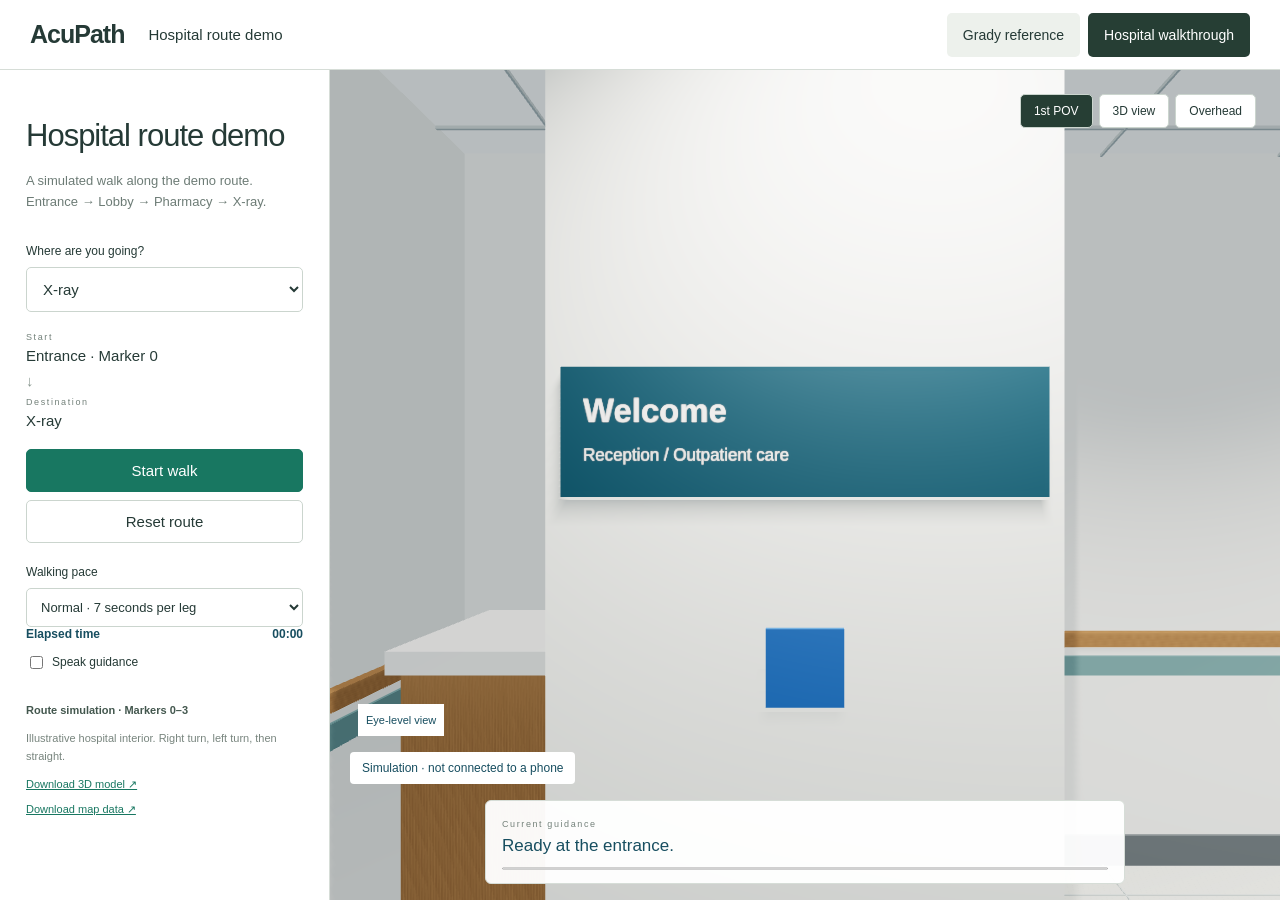
<file: demo/index.html>
<!doctype html><html lang="en"><head><meta charset="utf-8"><meta name="viewport" content="width=device-width,initial-scale=1"><title>AcuPath viewer</title><link rel="stylesheet" href="style.css?v=hospital-pov-4"><script type="importmap">{"imports":{"three":"./vendor/three.module.js"}}</script></head><body><header><strong>AcuPath</strong><span id="venue">Scripted hospital route</span><nav class="map-tabs" aria-label="Choose a map"><a href="?map=hospital" data-map="hospital">Grady reference</a><a href="?map=cafe" data-map="cafe">Hospital walkthrough</a></nav></header><main><aside><h1 id="map-heading">Hospital route demo</h1><p class="intro" id="map-description">A simulated walk along the demo route.<br>Entrance → Lobby → Pharmacy → X-ray.</p><label for="destination">Where are you going?</label><select id="destination"><option value="pharmacy">Pharmacy</option><option value="xray">X-ray</option></select><div class="journey"><small>Start</small><div id="start-name">Entrance · Marker 0</div><span>↓</span><small>Destination</small><div id="target">Pharmacy</div></div><div class="walk-controls"><button id="play" class="primary">Start walk</button><button id="reset">Reset route</button></div><div class="film-controls"><label for="pace">Walking pace</label><select id="pace"><option value="1">Slow · 10 seconds per leg</option><option value="1.4" selected>Normal · 7 seconds per leg</option><option value="2">Fast · 5 seconds per leg</option></select><b>Elapsed time <output id="timer">00:00</output></b></div><label class="check"><input id="voice" type="checkbox"> Speak guidance</label><footer><b id="scope">Route simulation · Markers 0–3</b><p id="route-note">Illustrative hospital interior. Right turn, left turn, then straight.</p><a href="grady-ground.glb" download>Download 3D model ↗</a><a href="grady-ground.json" download>Download map data ↗</a></footer></aside><section id="viewport" aria-label="Interactive 3D demo route map"><div class="tools"><button id="pov" aria-pressed="true">1st POV</button><button id="angled" aria-pressed="false">3D view</button><button id="top" aria-pressed="false">Overhead</button><label><input id="reference" type="checkbox" checked> Floor plan</label></div><div class="simulation-badge">Simulation · not connected to a phone</div><div id="labels"></div><div class="maptitle"><b>↑</b><span>Map north<small id="map-scope">Demo route</small></span></div><div class="legend"><span><i class="dot"></i>Your position</span><span><i class="line"></i>Selected route</span><span><i class="beam"></i>Line of sight</span><span><i class="marker"></i>ArUco marker</span></div><div class="hint">Drag to rotate · Scroll to zoom · Right-drag to pan</div><div class="instruction" aria-live="polite"><small>Current guidance</small><p id="guidance">Ready at the entrance.</p><progress id="progress" value="0" max="1" aria-label="Route progress"></progress></div><div id="error" role="alert"></div></section></main><script type="module" src="app.js?v=hospital-pov-4"></script></body></html>
</file>
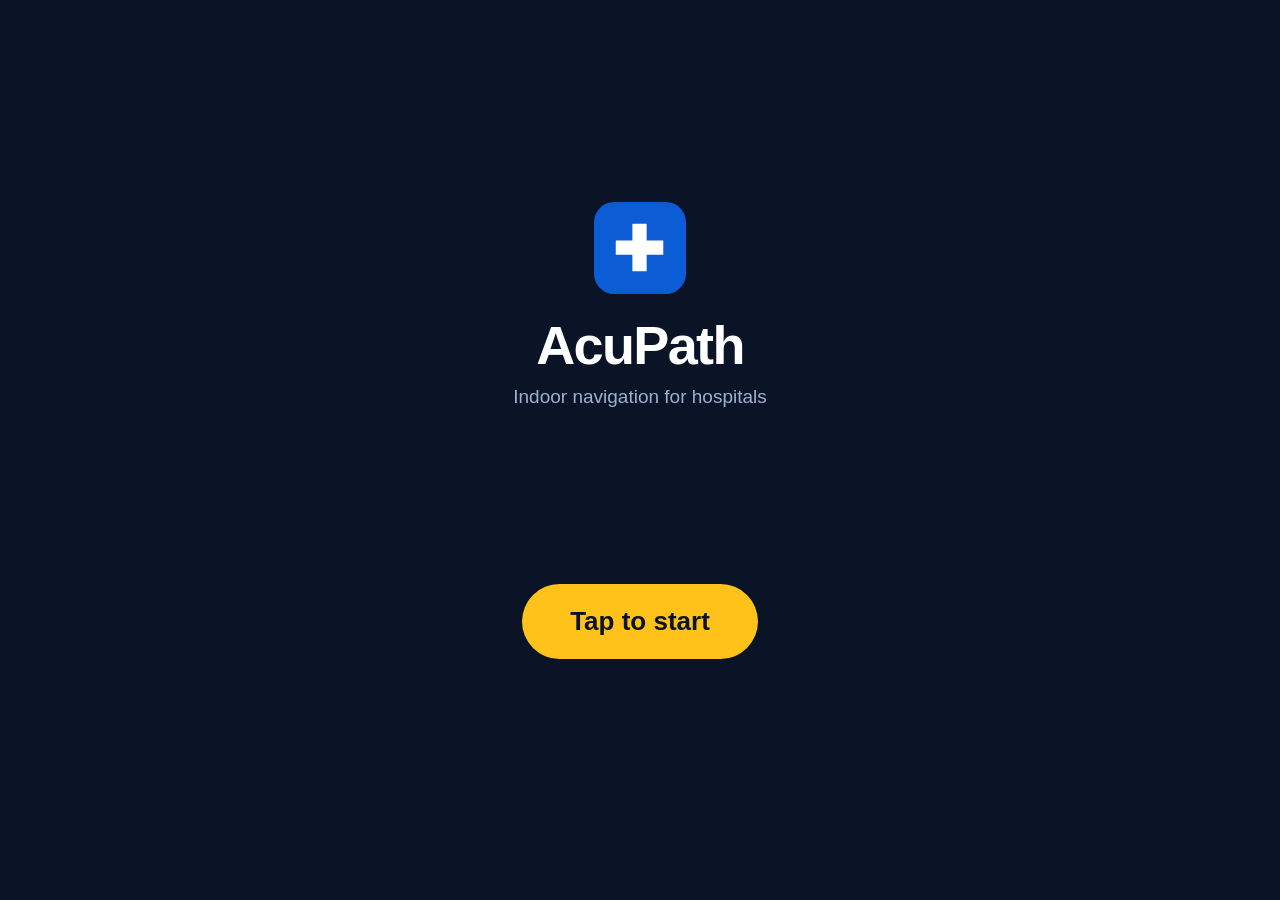
<file: web/index.html>
<!doctype html>
<html lang="en">
<head>
<meta charset="utf-8">
<meta name="viewport" content="width=device-width, initial-scale=1, viewport-fit=cover, user-scalable=no">
<meta name="theme-color" content="#0A1426">
<title>AcuPath</title>
<style>
  :root { --ink: #0A1426; --panel: #15233D; --line: #24365A; --sign: #0B5CD5; --amber: #FFC21A;
          --red: #E8382E; --go: #3DDC84; --text: #FFFFFF; --muted: #9DB0D0; }
  * { box-sizing: border-box; }
  html, body { margin: 0; height: 100%; background: var(--ink); color: var(--text); overflow: hidden;
               font-family: -apple-system, BlinkMacSystemFont, "SF Pro Display", "Segoe UI", Roboto, sans-serif;
               -webkit-tap-highlight-color: transparent; }
  button { font: inherit; color: inherit; cursor: pointer; }
  button:focus-visible { outline: 3px solid var(--amber); outline-offset: 3px; }
  .cross { display: inline-grid; place-items: center; background: var(--sign); border-radius: 22%; }
  .cross svg { width: 62%; height: 62%; }

  /* Start screen */
  #startBtn { position: fixed; inset: 0; border: 0; background: var(--ink); display: flex; flex-direction: column;
              align-items: center; justify-content: center; gap: 14px; text-align: center;
              padding: env(safe-area-inset-top) 24px calc(env(safe-area-inset-bottom) + 40px); }
  #startBtn .cross { width: 92px; height: 92px; margin-bottom: 10px; }
  #startBtn .name { font-size: 54px; font-weight: 800; letter-spacing: -0.03em; line-height: 1; }
  #startBtn .tag { font-size: 19px; color: var(--muted); }
  #startBtn .cta { margin-top: 18vh; background: var(--amber); color: var(--ink); font-size: 26px; font-weight: 800;
                   padding: 22px 48px; border-radius: 999px; }

  /* Running screen */
  #run { position: fixed; inset: 0; height: 100dvh; display: none; flex-direction: column; gap: 10px;
         padding: calc(env(safe-area-inset-top) + 8px) 12px calc(env(safe-area-inset-bottom) + 10px); }
  #run.on { display: flex; }
  header { flex: none; display: flex; align-items: center; gap: 8px; height: 36px; }
  header .cross { width: 26px; height: 26px; flex: none; }
  .word { font-size: 20px; font-weight: 800; letter-spacing: -0.02em; }
  #dot { width: 9px; height: 9px; border-radius: 50%; background: var(--muted); flex: none; }
  #dot.ok { background: var(--go); } #dot.bad { background: var(--red); }
  #where { margin-left: auto; min-width: 0; display: flex; align-items: center; gap: 8px; }
  #loc { font-size: 14px; color: var(--muted); white-space: nowrap; }
  #dest { background: var(--panel); border: 1px solid var(--line); border-radius: 999px; padding: 4px 10px;
          font-size: 15px; font-weight: 700; white-space: nowrap; overflow: hidden; text-overflow: ellipsis; max-width: 40vw; }
  #infoBtn { width: 32px; height: 32px; flex: none; border-radius: 50%; border: 1px solid var(--line);
             background: transparent; color: var(--muted); font-weight: 700; font-style: italic; font-family: Georgia, serif; }
  #loc:empty, #dest:empty { display: none; }

  #card { flex: none; display: flex; align-items: center; gap: 14px; min-height: 112px; padding: 14px 16px;
          background: var(--sign); border-radius: 20px; transition: background .2s; }
  #card.warn { background: #B86E00; } #card.stop { background: var(--red); }
  #arrow { width: 62px; height: 62px; flex: none; border-radius: 14px; background: rgba(255,255,255,.16);
           display: grid; place-items: center; }
  #arrow svg { width: 40px; height: 40px; transition: transform .25s; }
  #arrow[data-dir="left"] svg { transform: rotate(-90deg); } #arrow[data-dir="right"] svg { transform: rotate(90deg); }
  #arrow .stopIcon, #arrow[data-dir="stop"] .arrowIcon { display: none; }
  #arrow[data-dir="stop"] .stopIcon { display: block; }
  #line { margin: 0; font-size: 28px; font-weight: 800; line-height: 1.12; letter-spacing: -0.01em;
          display: -webkit-box; -webkit-line-clamp: 3; -webkit-box-orient: vertical; overflow: hidden; }
  #line.long { font-size: 22px; }

  #views { flex: 1; min-height: 0; display: grid; grid-template-columns: 1fr 1fr; gap: 8px; }
  .view { position: relative; overflow: hidden; border-radius: 18px; background: var(--panel); border: 1px solid var(--line); }
  .view video, .view img { position: absolute; inset: 0; width: 100%; height: 100%; object-fit: cover; }
  .view img { display: none; }
  .view .ph { position: absolute; inset: 0; display: grid; place-items: center; color: var(--muted); font-size: 14px; padding: 12px; text-align: center; }
  .view .lbl { position: absolute; left: 8px; top: 8px; z-index: 1; padding: 3px 9px; border-radius: 999px;
               background: rgba(10,20,38,.72); font-size: 12px; font-weight: 700; }

  #dock { flex: none; display: flex; flex-direction: column; align-items: center; gap: 10px; }
  #hint { min-height: 22px; max-width: 100%; font-size: 17px; font-weight: 600; color: var(--muted); text-align: center;
          white-space: nowrap; overflow: hidden; text-overflow: ellipsis; }
  #hint.live { color: var(--amber); }
  #mic { position: relative; width: 124px; height: 124px; border-radius: 50%; border: 0; background: var(--text);
         color: var(--ink); display: grid; place-items: center; box-shadow: 0 0 0 6px rgba(255,255,255,.12); }
  #mic svg { width: 50px; height: 50px; }
  #mic.on { background: var(--amber); box-shadow: 0 0 0 6px rgba(255,194,26,.35); }
  #mic.on::after { content: ""; position: absolute; inset: -6px; border-radius: 50%; border: 4px solid var(--amber);
                   animation: ring 1.2s ease-out infinite; }
  @keyframes ring { from { transform: scale(1); opacity: .9; } to { transform: scale(1.35); opacity: 0; } }
  @media (prefers-reduced-motion: reduce) { #mic.on::after { animation: none; } }
  @media (max-height: 700px) { #mic { width: 106px; height: 106px; } #card { min-height: 96px; } #line { font-size: 25px; } #line.long { font-size: 20px; } }
  #typed { display: flex; gap: 8px; width: 100%; }
  #typed[hidden] { display: none; }
  #typed input { flex: 1; min-width: 0; font-size: 16px; padding: 10px 12px; border-radius: 12px; border: 1px solid var(--line);
                 background: var(--panel); color: var(--text); }
  #typed button { padding: 10px 16px; border-radius: 12px; border: 0; background: var(--sign); font-weight: 700; }

  #dbg { position: absolute; top: calc(env(safe-area-inset-top) + 190px); right: 12px; z-index: 5; width: min(300px, calc(100% - 24px));
         padding: 10px 12px; border-radius: 14px; background: rgba(10,20,38,.94); border: 1px solid var(--line);
         font: 12px/1.45 ui-monospace, Menlo, monospace; color: #CFE0FF; }
  #dbg[hidden] { display: none; }
  #dbgText { white-space: pre-wrap; word-break: break-word; margin: 0 0 8px; font: inherit; }
  #srcBtn { font: inherit; padding: 5px 10px; border-radius: 8px; border: 1px solid var(--line); background: var(--panel); }
</style>
</head>
<body>
<button id="startBtn" aria-label="Start AcuPath indoor navigation. Turns on camera, motion, microphone and speech.">
  <span class="cross" aria-hidden="true"><svg viewBox="0 0 24 24"><path fill="#fff" d="M9 2h6v7h7v6h-7v7H9v-7H2V9h7z"/></svg></span>
  <span class="name">AcuPath</span>
  <span class="tag">Indoor navigation for hospitals</span>
  <span class="cta">Tap to start</span>
</button>

<div id="run">
  <header>
    <span class="cross" aria-hidden="true"><svg viewBox="0 0 24 24"><path fill="#fff" d="M9 2h6v7h7v6h-7v7H9v-7H2V9h7z"/></svg></span>
    <span class="word">AcuPath</span>
    <span id="dot" aria-hidden="true"></span>
    <div id="where"><span id="loc"></span><span id="dest"></span>
      <button id="infoBtn" aria-label="Show debug info" aria-expanded="false">i</button></div>
  </header>

  <div id="card">
    <div id="arrow" aria-hidden="true">
      <svg class="arrowIcon" viewBox="0 0 24 24"><path fill="#fff" d="M12 2l8 9h-5v11H9V11H4z"/></svg>
      <svg class="stopIcon" viewBox="0 0 24 24"><rect x="5" y="5" width="14" height="14" rx="2" fill="#fff"/></svg>
    </div>
    <p id="line">Where would you like to go?</p>
  </div>

  <div id="views">
    <div class="view"><span class="lbl">Camera</span><div class="ph" id="camPh">Starting camera…</div><video id="video" playsinline muted autoplay></video></div>
    <div class="view"><span class="lbl">Depth</span><div class="ph">Waiting for depth</div><img id="depthImg" alt=""></div>
  </div>

  <div id="dock">
    <div id="hint">Tap the mic and say a destination</div>
    <div id="typed" hidden><input id="cmdInput" placeholder="Type a destination"><button id="cmdSend">Go</button></div>
    <button id="mic" aria-label="Talk. Tap and say where you want to go.">
      <svg viewBox="0 0 24 24" aria-hidden="true"><path fill="currentColor" d="M12 14a3 3 0 0 0 3-3V5a3 3 0 0 0-6 0v6a3 3 0 0 0 3 3zm5-3a5 5 0 0 1-10 0H5a7 7 0 0 0 6 6.92V21h2v-3.08A7 7 0 0 0 19 11z"/></svg>
    </button>
  </div>

  <div id="dbg" hidden><pre id="dbgText"></pre><button id="srcBtn">src: compass</button></div>
</div>
<canvas id="canvas" hidden></canvas>

<script>
// ---- Tunables -------------------------------------------------------------
const MIN_FRAME_MS = 300;
const DEPTH_REFRESH_MS = 700;  // how often the depth view reloads /depth.jpg
const FRAME_WIDTH = 640;
const LISTEN_MAX_MS = 10000;   // safety: iOS recognition sometimes never fires onend
// Gyro fallback. Phone upright on chest, camera forward: turning the body rotates
// about the phone's long (Y) axis. W3C: rotationRate.alpha = around Z, beta = around X,
// gamma = around Y. Right-hand rule with Y pointing up => a right (clockwise from above)
// turn gives a NEGATIVE rate, so -1 makes heading increase on a right turn.
// If the gyro value moves the wrong way, flip GYRO_SIGN. If it doesn't move at all when
// turning, watch the raw "rr a/b/g" debug values and set GYRO_AXIS to the one that moves.
const GYRO_SIGN = -1;
const GYRO_AXIS = 'gamma';

// ---- DOM / state ----------------------------------------------------------
const $ = id => document.getElementById(id);
const video = $('video'), canvas = $('canvas'), ctx = canvas.getContext('2d');
const SR = window.SpeechRecognition || window.webkitSpeechRecognition;
const sleep = ms => new Promise(r => setTimeout(r, ms));
const IDLE_HINT = SR ? 'Tap the mic and say a destination' : 'Type a destination below';

let started = false, navigating = false, audioCtx = null, wakeLock = null;
let compass = null, gyro = 0, lastMotionT = null, rawRate = '-', headingSrc = 'compass';
let rtt = '-', lastFrameOk = 0, lastTranscript = '-', lastErr = '-';
let speaking = false, pending = null, pendingUrgent = false, curUtt = null, safetyTimer = null;
let rec = null, listening = false, recTimer = null, alertTimer = null;

function showErr(msg) { lastErr = String(msg); console.warn(msg); }
function setHint(text, live = false) { $('hint').textContent = text; $('hint').classList.toggle('live', live); }

// ---- Instruction card -----------------------------------------------------
function showLine(text) {
  $('line').textContent = text;
  $('line').classList.toggle('long', text.length > 44);
  const dir = /\bstop\b|obstacle|blocked/i.test(text) ? 'stop' : /\bleft\b/i.test(text) ? 'left'
            : /\bright\b/i.test(text) ? 'right' : 'up';
  $('arrow').dataset.dir = dir;
}
function flashAlert(kind) {
  $('card').className = kind;
  clearTimeout(alertTimer);
  alertTimer = setTimeout(() => { $('card').className = ''; }, 2500);
}

// ---- Speech out -----------------------------------------------------------
// While the mic is listening nothing is spoken: the newest line waits in `pending`.
function say(text, urgent = false) {
  showLine(text);
  if (listening) {                            // don't let routine guidance replace a held stop line
    if (urgent || !pendingUrgent) { pending = text; pendingUrgent = urgent; }
    return;
  }
  if (urgent) { hush(); speakNow(text); return; }
  if (speaking) { pending = text; return; }   // one slot, newest wins
  speakNow(text);
}

function speakNow(text) {
  speaking = true;
  const u = new SpeechSynthesisUtterance(text);
  u.lang = 'en-US';
  u.onend = u.onerror = () => { if (curUtt === u) speechDone(); };
  curUtt = u;
  clearTimeout(safetyTimer);                  // iOS sometimes never fires onend
  safetyTimer = setTimeout(() => { if (curUtt === u) speechDone(); }, text.length * 80 + 2000);
  speechSynthesis.speak(u);
}

function speechDone() {
  clearTimeout(safetyTimer);
  curUtt = null; speaking = false;
  flushPending();
}

function flushPending() {
  if (pending && !speaking && !listening) { const t = pending; pending = null; pendingUrgent = false; speakNow(t); }
}

function hush() {
  curUtt = null; pending = null; pendingUrgent = false; speaking = false;
  clearTimeout(safetyTimer);
  speechSynthesis.cancel();
}

// ---- Tones ----------------------------------------------------------------
function beep(freq, durS, atS) {
  const o = audioCtx.createOscillator(), g = audioCtx.createGain();
  o.frequency.value = freq;
  g.gain.setValueAtTime(0.4, atS);
  g.gain.setValueAtTime(0, atS + durS);
  o.connect(g).connect(audioCtx.destination);
  o.start(atS); o.stop(atS + durS + 0.02);
}

function tone(kind) {
  flashAlert(kind);
  if (!audioCtx) return;
  if (audioCtx.state !== 'running') audioCtx.resume();
  const t = audioCtx.currentTime + 0.02;
  if (kind === 'warn') beep(880, 0.15, t);
  if (kind === 'stop') for (let i = 0; i < 3; i++) beep(1400, 0.1, t + i * 0.18);
}

// ---- Heading --------------------------------------------------------------
addEventListener('deviceorientation', e => {
  if (e.webkitCompassHeading != null) compass = e.webkitCompassHeading;   // iOS, clockwise
  else if (e.alpha != null) compass = (360 - e.alpha) % 360;             // alpha is CCW
});

addEventListener('devicemotion', e => {
  const r = e.rotationRate, now = performance.now();
  if (r && r[GYRO_AXIS] != null) {
    if (lastMotionT != null) {
      const dt = Math.min((now - lastMotionT) / 1000, 0.2);              // ignore long gaps
      gyro = ((gyro + GYRO_SIGN * r[GYRO_AXIS] * dt) % 360 + 360) % 360;
    }
    rawRate = [r.alpha, r.beta, r.gamma].map(v => (v ?? 0).toFixed(0)).join('/');
  }
  lastMotionT = now;
});

function currentHeading() {
  return headingSrc === 'compass' && compass != null ? compass : gyro;
}

// ---- Depth view (server's latest colorized depth) --------------------------
const depthImg = $('depthImg');
let depthBusy = false, depthAt = 0;
depthImg.onload = () => { depthBusy = false; depthImg.style.display = 'block'; };
depthImg.onerror = () => { depthBusy = false; };   // e.g. mock server has no /depth.jpg
function refreshDepth() {
  if (depthBusy || performance.now() - depthAt < DEPTH_REFRESH_MS) return;
  depthBusy = true; depthAt = performance.now();
  depthImg.src = '/depth.jpg?t=' + Date.now();
}

// ---- Frame loop -----------------------------------------------------------
async function frameLoop() {
  for (;;) {
    const t0 = performance.now();
    try {
      if (!video.videoWidth) { await sleep(MIN_FRAME_MS); continue; }
      const h = Math.round(video.videoHeight * FRAME_WIDTH / video.videoWidth);
      if (canvas.width !== FRAME_WIDTH || canvas.height !== h) { canvas.width = FRAME_WIDTH; canvas.height = h; }
      ctx.drawImage(video, 0, 0, FRAME_WIDTH, h);
      const blob = await new Promise(r => canvas.toBlob(r, 'image/jpeg', 0.7));
      const fd = new FormData();
      fd.append('image', blob, 'frame.jpg');
      fd.append('heading', currentHeading().toFixed(1));
      const opts = { method: 'POST', body: fd };
      if (AbortSignal.timeout) opts.signal = AbortSignal.timeout(8000);   // don't hang forever on a dead tunnel
      const res = await fetch('/frame', opts);
      if (!res.ok) throw new Error('frame HTTP ' + res.status);
      const j = await res.json();
      rtt = Math.round(performance.now() - t0); lastFrameOk = performance.now();
      refreshDepth();
      if (j.alert === 'warn' || j.alert === 'stop') tone(j.alert);
      // Before the first command, only stop alerts may talk, so the opening question isn't clobbered.
      if (j.speak && (navigating || j.alert === 'stop')) say(j.speak, j.alert === 'stop');
      await sleep(Math.max(0, MIN_FRAME_MS - (performance.now() - t0)));
    } catch (e) {
      showErr('frame: ' + e.message);
      await sleep(1000);
    }
  }
}

// ---- Voice in (push-to-talk only) -----------------------------------------
async function sendCommand(text) {
  lastTranscript = text;
  setHint('“' + text + '”');
  try {
    const res = await fetch('/command', {
      method: 'POST', headers: { 'Content-Type': 'application/json' }, body: JSON.stringify({ text }),
    });
    const j = await res.json();
    navigating = true;
    if (j.speak) say(j.speak);
  } catch (e) { showErr('command: ' + e.message); setHint('Could not reach the server. Try again.'); }
}

function startListening() {
  const r = new SR();                          // fresh instance each time; reuse is flaky on iOS
  r.lang = 'en-US'; r.interimResults = true; r.continuous = false;
  let finalText = '', heard = '', sent = false, blocked = false;
  r.onresult = e => {
    if (rec !== r) return;
    let words = '';
    for (const res of e.results) { words += res[0].transcript; if (res.isFinal) finalText = words.trim(); }
    heard = words.trim();
    if (heard) setHint(heard, true);
  };
  r.onerror = e => {
    if (rec !== r) return;
    if (e.error === 'no-speech' || e.error === 'aborted') return;
    showErr('rec: ' + e.error);
    if (e.error === 'not-allowed' || e.error === 'service-not-allowed') blocked = true;
  };
  r.onend = () => {
    if (rec !== r) return;                     // aborted by the user; stopListening already reset
    const text = blocked ? '' : finalText || heard;
    if (text && !pendingUrgent) pending = null;  // the command reply supersedes held guidance
    endListening();
    if (blocked) setHint('Microphone blocked. Allow it in Settings.');
    // iOS sometimes ends without marking a result final; on a natural end the last words are the final ones.
    else if (text && !sent) { sent = true; sendCommand(text); }
  };
  rec = r; listening = true;
  $('mic').classList.add('on'); setHint('Listening…', true);
  clearTimeout(recTimer);
  recTimer = setTimeout(() => {                // ask for a final result; force-reset if onend never comes
    try { r.stop(); } catch (e) {}
    recTimer = setTimeout(stopListening, 1500);
  }, LISTEN_MAX_MS);
  try { r.start(); } catch (e) { showErr('rec start: ' + e.message); endListening(); }
}

function endListening() {
  clearTimeout(recTimer);
  rec = null; listening = false;
  $('mic').classList.remove('on'); setHint(IDLE_HINT);
  flushPending();
}

function stopListening() {
  const r = rec;
  endListening();
  try { r && r.abort(); } catch (e) {}
}

$('mic').addEventListener('click', () => {
  if (!SR) { $('cmdInput').focus(); return; }
  if (listening) { stopListening(); return; }
  hush(); startListening();
});
$('srcBtn').addEventListener('click', () => {
  headingSrc = headingSrc === 'compass' ? 'gyro' : 'compass';
  $('srcBtn').textContent = 'src: ' + headingSrc;
});
$('infoBtn').addEventListener('click', () => {
  const open = $('dbg').hidden;
  $('dbg').hidden = !open;
  $('infoBtn').setAttribute('aria-expanded', open);
});
function sendTyped() {
  const t = $('cmdInput').value.trim();
  if (t) { $('cmdInput').value = ''; sendCommand(t); }
}
$('cmdSend').addEventListener('click', sendTyped);
$('cmdInput').addEventListener('keydown', e => { if (e.key === 'Enter') sendTyped(); });

// ---- Navigator state (location + destination) -----------------------------
const placeName = id => id === 'xray' ? 'X-ray' : String(id).replace(/[_-]/g, ' ').replace(/^./, c => c.toUpperCase());
let stateBusy = false;
async function pollState() {
  if (stateBusy) return;
  stateBusy = true;
  try {
    const res = await fetch('/state', AbortSignal.timeout ? { signal: AbortSignal.timeout(3000) } : {});
    if (res.ok) {
      const s = await res.json();
      $('loc').textContent = s.node ? 'At ' + placeName(s.node) : '';
      $('dest').textContent = s.destination ? '→ ' + placeName(s.destination) : '';
    }
  } catch (e) {                                // mock server has no /state
  } finally { stateBusy = false; }
}

// ---- Wake lock ------------------------------------------------------------
async function getWakeLock() {
  if (!('wakeLock' in navigator)) { showErr('no wakeLock API'); return; }
  try { wakeLock = await navigator.wakeLock.request('screen'); }
  catch (e) { showErr('wakeLock: ' + e.message); }
}
document.addEventListener('visibilitychange', () => {
  if (started && document.visibilityState === 'visible') getWakeLock();
});

// ---- Start (single user gesture unlocks everything) -----------------------
$('startBtn').addEventListener('click', () => {
  // Everything gated by iOS gesture rules is called synchronously here, before any await.
  say('Starting');
  try {
    audioCtx = new (window.AudioContext || window.webkitAudioContext)();
    audioCtx.resume();
    const s = audioCtx.createBufferSource();   // silent buffer: extra iOS unlock
    s.buffer = audioCtx.createBuffer(1, 1, 22050);
    s.connect(audioCtx.destination); s.start();
  } catch (e) { showErr('audio: ' + e.message); }
  const perms = [];
  if (window.DeviceOrientationEvent && typeof DeviceOrientationEvent.requestPermission === 'function')
    perms.push(DeviceOrientationEvent.requestPermission());
  if (window.DeviceMotionEvent && typeof DeviceMotionEvent.requestPermission === 'function')
    perms.push(DeviceMotionEvent.requestPermission());
  const cam = navigator.mediaDevices && navigator.mediaDevices.getUserMedia
    ? navigator.mediaDevices.getUserMedia({ video: { facingMode: 'environment' }, audio: false })
    : Promise.reject(new Error('getUserMedia unavailable (needs HTTPS)'));
  getWakeLock();
  finishStart(cam, perms);
});

async function finishStart(cam, perms) {
  started = true;
  $('startBtn').style.display = 'none';
  $('run').classList.add('on');
  setHint(IDLE_HINT);
  if (!SR) $('typed').hidden = false;
  pollState(); setInterval(pollState, 1000);
  for (const p of await Promise.allSettled(perms)) {
    if (p.status === 'rejected') showErr('motion perm: ' + p.reason);
    else if (p.value !== 'granted') showErr('motion perm: ' + p.value);
  }
  let camOk = false;
  try {
    video.srcObject = await cam;
    await video.play();
    camOk = true;
    $('camPh').hidden = true;
  } catch (e) {
    showErr('camera: ' + e.name + ' ' + e.message);
    $('camPh').textContent = 'Camera unavailable';
    say('Camera failed. ' + e.name, true);
  }
  say('Where would you like to go?');
  if (camOk) frameLoop();
}

// ---- Status dot + debug overlay -------------------------------------------
setInterval(() => {
  if (!started) return;
  $('dot').className = !lastFrameOk ? '' : performance.now() - lastFrameOk < 3000 ? 'ok' : 'bad';
  if ($('dbg').hidden) return;
  const f = v => v == null ? '-' : v.toFixed(0);
  $('dbgText').textContent =
    `hdg compass ${f(compass)}  gyro ${f(gyro)}\n` +
    `sent ${headingSrc === 'compass' && compass != null ? 'compass' : 'gyro'}  rr a/b/g ${rawRate}\n` +
    `rtt ${rtt} ms  ${speaking ? 'speaking' : ''} ${listening ? 'listening' : ''}\n` +
    `heard: ${lastTranscript}\n` +
    `err: ${lastErr}`;
}, 250);
</script>
</body>
</html>
</file>
<file: demo/style.css>
*{box-sizing:border-box}body{margin:0;background:#f5f4ef;color:#253a36;font:15px 'Segoe UI',sans-serif}header{height:70px;display:flex;align-items:center;gap:50px;padding:0 30px;border-bottom:1px solid #d6ddd7;background:#fff}header strong{font-size:25px;letter-spacing:-1px}header small{margin-left:auto;letter-spacing:2px;font-size:10px;color:#6e7d77}main{display:grid;grid-template-columns:330px 1fr;height:calc(100dvh - 70px)}aside{padding:30px 26px;overflow:auto;background:#fff;border-right:1px solid #d6ddd7}.eyebrow{font-size:10px;letter-spacing:2px;color:#6d7c76}h1{font-size:31px;line-height:1.13;letter-spacing:-1px;font-weight:500;margin:18px 0}.intro{color:#6d7c76;line-height:1.6;font-size:13px;margin-bottom:28px}label{font-size:12px}select,button{font:inherit;border:1px solid #cbd5ce;border-radius:5px;background:#fff;color:#253a36;padding:12px;cursor:pointer}select{display:block;width:100%;margin-top:9px}.journey{padding:20px 0;display:grid;gap:5px}.journey small,.instruction small{font-size:9px;letter-spacing:1.6px;color:#73817a}.journey span{color:#8a9890;margin:3px 0}aside button{width:100%;margin-bottom:8px}.primary{background:#187761;color:#fff;border-color:#187761}button:hover{filter:brightness(.96)}button:focus-visible,a:focus-visible,select:focus-visible{outline:3px solid #c69837;outline-offset:3px}.instruction{border-top:1px solid #e0e5df;margin-top:20px;padding-top:20px;min-height:105px}.instruction p{font-size:14px;line-height:1.5}progress{width:100%;height:5px;accent-color:#187761}.check{display:flex;align-items:center;gap:6px;margin-top:12px}footer{margin-top:30px;font-size:11px;color:#78857e;line-height:1.6}footer b{color:#43574e}footer a{display:block;color:#187761;margin-top:7px}#viewport{position:relative;overflow:hidden;min-height:480px}canvas{display:block;width:100%;height:100%}.tools{position:absolute;right:24px;top:24px;z-index:3;display:flex;gap:6px;align-items:center}.tools button{padding:9px 13px;font-size:12px}.tools button[aria-pressed=true]{background:#263e34;color:white}.tools label{background:#fff;padding:9px;border-radius:4px}.maptitle{position:absolute;left:28px;top:26px;display:flex;gap:12px;align-items:center;pointer-events:none}.maptitle b{font-size:36px;font-weight:400}.maptitle span{font-size:13px}.maptitle small{display:block;font-size:10px;color:#7b867c;margin-top:4px}.legend{position:absolute;bottom:55px;left:28px;display:flex;gap:9px;align-items:center;font-size:11px}.dot{background:#eab74b;border:2px solid white;outline:1px solid #ae852d;width:12px;height:12px;border-radius:50%}.line{width:24px;height:3px;background:#187761;margin-left:14px}.hint{position:absolute;bottom:25px;left:28px;font-size:11px;color:#78857e}#labels{position:absolute;inset:0;pointer-events:none;overflow:hidden}.label{position:absolute;background:#fffef9e8;border:1px solid #d4ddd5;padding:4px 7px;white-space:nowrap;font-size:10px;border-radius:3px;transform:translate(-50%,-100%)}#error{position:absolute;top:100px;left:25px;color:#ac3333}@media(max-width:850px){main{grid-template-columns:250px 1fr}aside{padding:22px 18px}.tools{top:85px;left:18px;right:auto}.maptitle{left:18px}h1{font-size:26px}}@media(max-width:600px){header{gap:18px;padding:0 16px}header span{font-size:11px}header small{display:none}main{display:flex;flex-direction:column-reverse;height:auto}#viewport{height:58dvh;min-height:400px}aside{overflow:visible}.journey{display:none}aside h1 br{display:none}h1{font-size:25px}.intro{margin-bottom:15px}footer{margin-top:18px}}

/* Labels are prioritized and collision-culled in screen space. */
.film-controls{margin-top:14px;font-size:12px}.film-controls p{line-height:1.5;color:#536b70}.film-controls b{display:flex;justify-content:space-between;color:#174e60}.film-controls select{font-size:13px;padding:10px}.simulation-badge{position:absolute;left:20px;bottom:20px;z-index:2;background:#fff;padding:9px 12px;border-radius:4px;font-size:12px;color:#174e60}.first-person .maptitle,.first-person .legend{display:none}.first-person .hint{bottom:62px;background:#fff;padding:8px;width:fit-content;color:#174e60}.tools{flex-wrap:wrap}.simulation-badge{bottom:102px}.first-person .simulation-badge{bottom:20px}
@media(max-width:600px){.film-controls{order:5;margin-top:14px}.tools{left:12px;right:12px;top:12px}.tools button{padding:9px 10px}.first-person .hint{bottom:58px}.simulation-badge{font-size:10px;left:12px}.film-controls select{min-height:44px}.maptitle{display:none}}
.label{font-size:11px;line-height:15px;height:23px;padding:3px 8px;background:#fffef8f0;text-align:center;box-sizing:border-box;border-color:#becdc1;color:#324c3e}
.label[hidden]{display:none}
.hint{right:20px;line-height:1.5;max-width:calc(100% - 48px)}
.beam{width:22px;height:12px;margin-left:14px;background:#f59e1499;clip-path:polygon(0 50%,100% 0,100% 100%)}
.marker{width:10px;height:10px;margin-left:14px;background:#2b5fb8;border-radius:50%}

/* Keep the map key readable on the phone-sized preview. */
.legend>span{display:inline-flex;align-items:center;gap:7px;white-space:nowrap}.legend i{display:inline-block;flex-shrink:0;margin-left:0}.legend{gap:18px}
@media(max-width:600px){.legend{right:18px;left:18px;bottom:66px;flex-wrap:wrap;gap:7px;font-size:11px}.hint{bottom:18px;left:18px}.tools button{min-height:44px}.intro{font-size:14px}h1{font-size:26px}}
/* Venue navigation and a map-first phone workflow. */
header{gap:24px}.map-tabs{margin-left:auto;display:flex;gap:8px}.map-tabs a{display:flex;align-items:center;justify-content:center;min-height:44px;padding:10px 16px;border-radius:5px;color:#253a36;text-decoration:none;font-size:14px;background:#edf1ec}.map-tabs a[aria-current=page]{background:#263e34;color:white}.map-tabs a:focus-visible{outline:3px solid #c69837;outline-offset:3px}
@media(max-width:1000px){header #venue{display:none}.legend{right:18px;flex-wrap:wrap;bottom:64px}}
@media(max-width:600px){
 header{height:auto;min-height:112px;flex-wrap:wrap;padding:12px 16px;gap:10px}header strong{font-size:23px}.map-tabs{width:100%;margin:0;gap:8px}.map-tabs a{font-size:14px;padding:10px 12px;flex:1}.map-tabs a:last-child{flex:2}
 main{display:flex;flex-direction:column;height:auto}aside{display:contents}aside>*{margin-left:18px;margin-right:18px}aside h1{order:0;margin-top:22px;margin-bottom:8px;font-size:25px}aside .intro{order:1;margin-top:0;margin-bottom:16px;font-size:14px;line-height:1.5}aside>label[for=destination]{order:2;font-size:14px}#destination{order:3;width:calc(100% - 36px);font-size:16px;min-height:48px;margin-bottom:12px}.walk-controls{order:4;display:flex;gap:8px}.walk-controls button{width:auto;flex:1;min-height:48px;font-size:14px;margin:0}#viewport{order:5;height:52svh;min-height:380px;max-height:540px;margin-top:18px}.check{order:7;font-size:14px;min-height:44px;margin-top:0}footer{order:8;margin-top:16px;margin-bottom:24px;font-size:12px}.journey{display:none}.tools{top:60px}.maptitle{top:15px}.maptitle small{font-size:11px}.legend{bottom:48px}.hint{font-size:11px;bottom:12px}input[type=checkbox]{width:20px;height:20px}
}
/* Guidance reads on the map, just above its bottom edge. */
.instruction{position:absolute;left:50%;bottom:16px;transform:translateX(-50%);z-index:4;width:min(640px,calc(100% - 32px));min-height:0;margin:0;padding:12px 16px;border:1px solid #d6ddd7;border-radius:6px;background:#fffffff5}.instruction p{margin:4px 0 8px;font-size:17px;line-height:1.4;color:#174e60}.instruction progress{display:block}
.hint{bottom:116px}.legend{bottom:146px}.simulation-badge{bottom:186px}.first-person .hint{bottom:164px}.first-person .simulation-badge{bottom:116px}
@media(max-width:600px){.hint{display:none}.instruction{bottom:10px;padding:10px 12px}.instruction p{font-size:15px;min-height:42px}.legend{bottom:124px}.simulation-badge{display:none}.first-person .simulation-badge{display:block;bottom:124px}}
</file>
